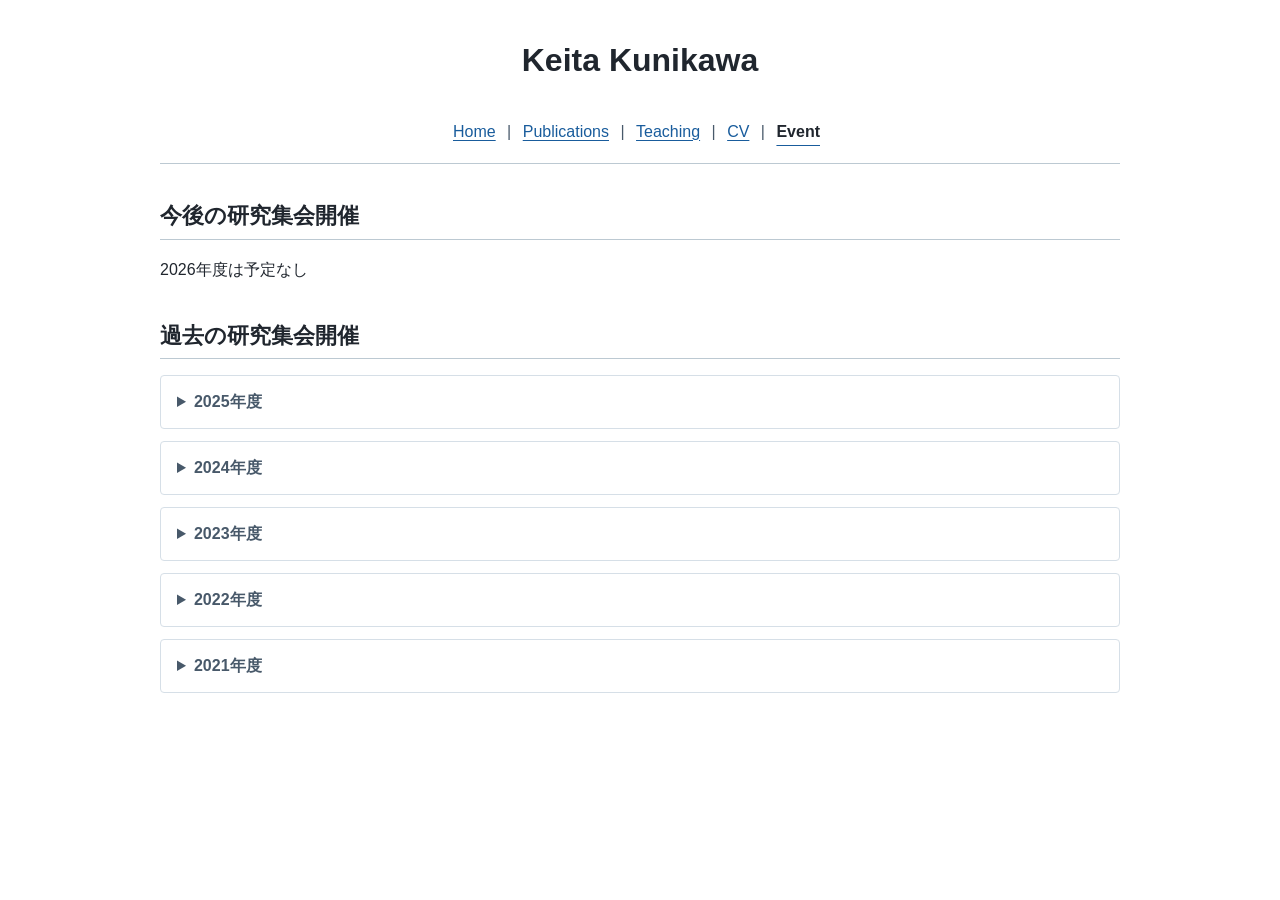
<file: event.html>
<!DOCTYPE html>
<html lang="ja">
<head>
    <meta charset="UTF-8">
    <title>國川 慶太 (Keita Kunikawa)</title>
    <meta name="viewport" content="width=device-width, initial-scale=1">

    <link rel="stylesheet" href="style.css">
</head>

<body marginheight="10" marginwidth="20">
    <header>
        <h1>Keita Kunikawa</h1>
    </header>
    <nav class="site-nav" aria-label="メインメニュー">
    <a href="index.html">Home</a> | <a href="publications.html">Publications</a> |
    <a href="teaching.html">Teaching</a> | <a href="cv.html">CV</a> | <span aria-current="page">Event</span>
    </nav>
    <hr>
    <h2>今後の研究集会開催</h2>
    2026年度は予定なし
    </ul>


    <h2>過去の研究集会開催</h2>
    <details>
        <summary>2025年度</summary>
        <ul style="list-style: disc; padding-left: 30px;">
            <li><a href="./event/RIMS2025EGA/RIMS2025EGA.html" target="_blank">RIMS共同研究（公開型）「部分多様体の幾何解析」</a> (2025年6月9日～11日)</li>
        </ul>
    </details>
    <details>
        <summary>2024年度</summary>
        <ul style="list-style: disc; padding-left: 30px;">
            <li><a href="https://www.omu.ac.jp/sci/tamaru/sympo/2024japan-china/">The 9th Japan-China Geometry Conference</a></li>
            <li><a href="./event/kyokuritsu/kyokuritsu2024.html" target="_blank">曲率に関する研究会</a></li>
        </ul>
    </details>
    <details>
        <summary>2023年度</summary>
        <ul style="list-style: disc; padding-left: 30px;">
            <li><a href="https://www-math.ias.tokushima-u.ac.jp/~yasumoto/3dgschool202403/" target="_blank">Spring School on Differential and Discrete Differential Geometry</a></li>
        </ul>
    </details>

    <details>
        <summary>2022年度</summary>
        <p>開催なし</p>
    </details>

    <details>
        <summary>2021年度</summary>
        <ul style="list-style: disc; padding-left: 30px;">
            <li><a href="./event/kika-wakate/kika-wakate2021.pdf" target="_blank">小研究集会「若手による幾何学研究報告会」</a></li>
        </ul>
    </details>
</body>
</html>
</file>
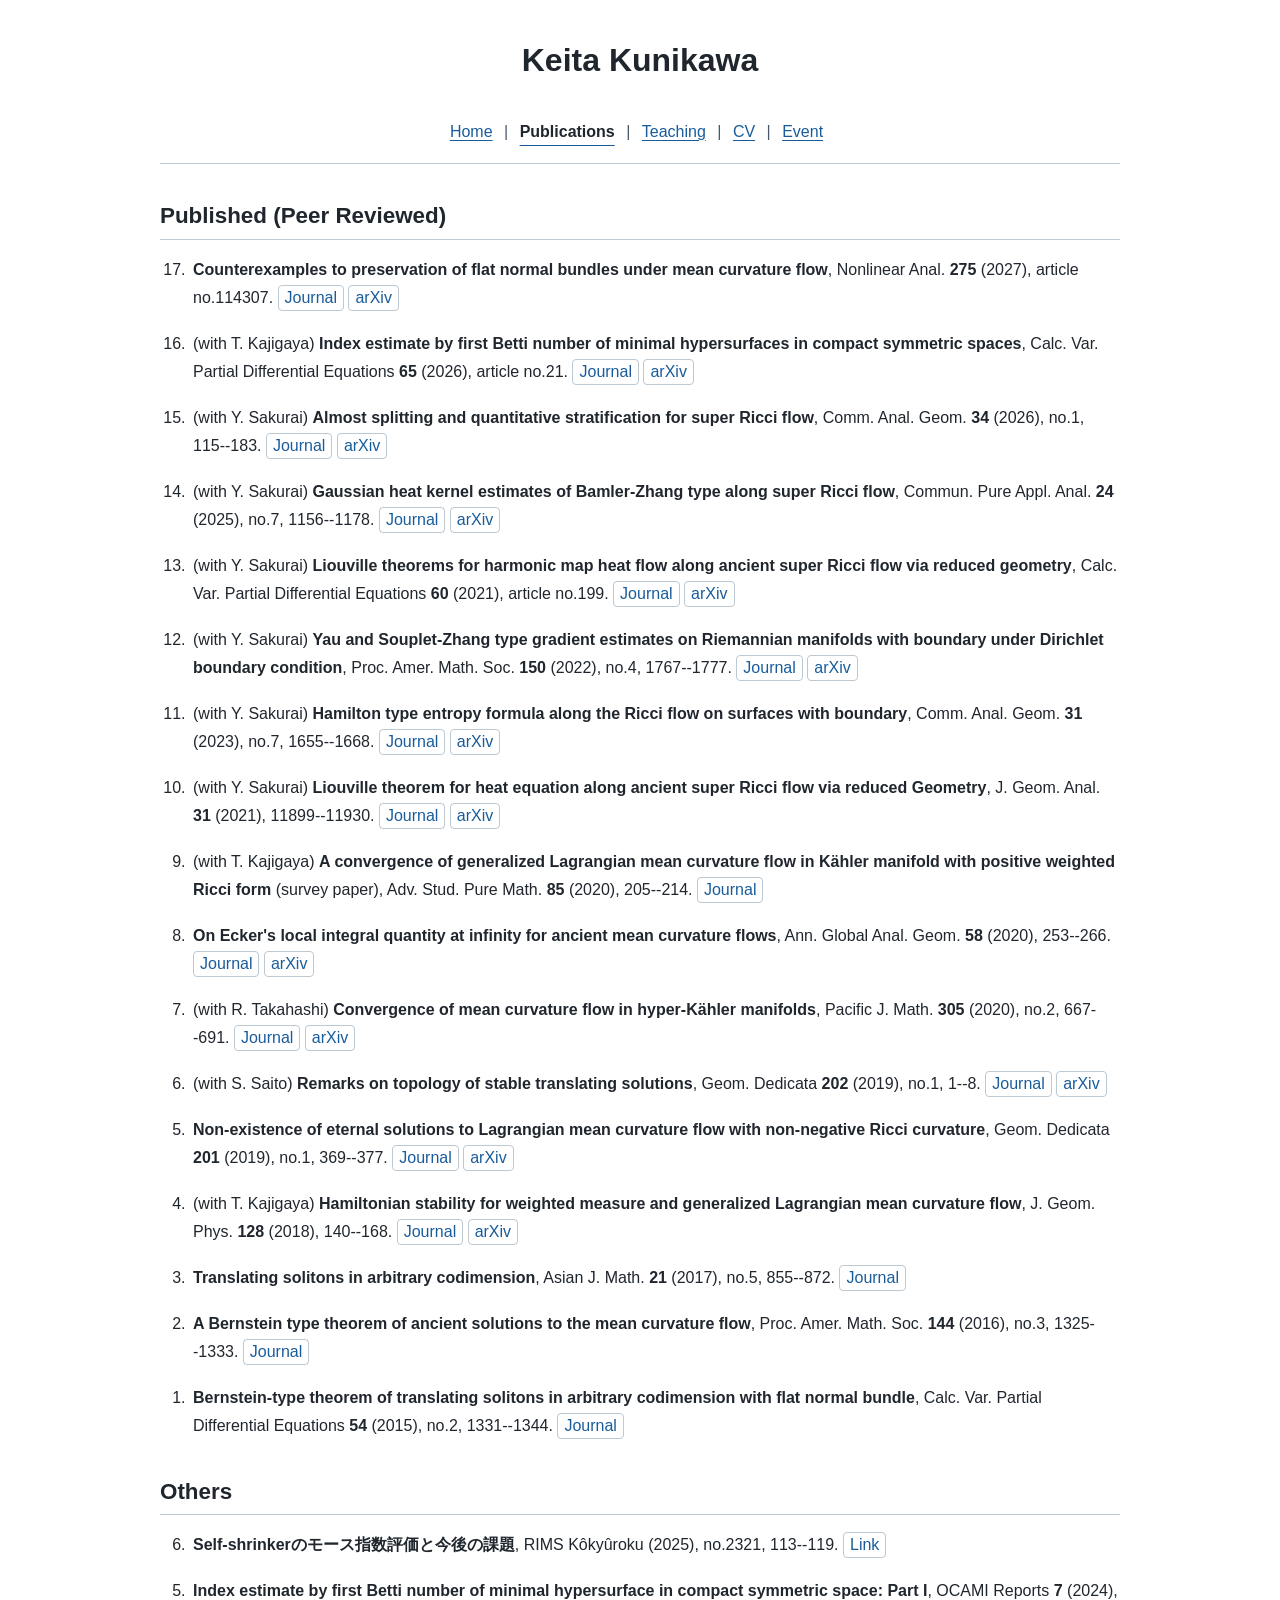
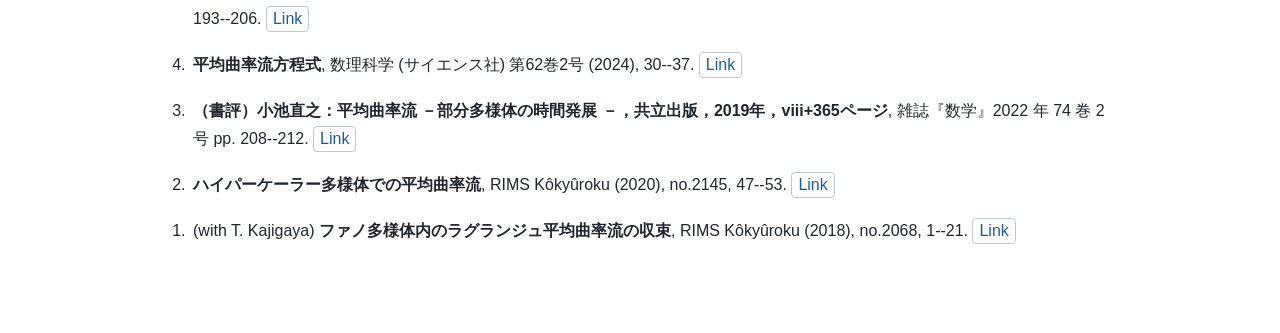
<file: publications.html>
<!DOCTYPE html>
<html lang="ja">
<head>
    <meta charset="UTF-8">
    <title>國川 慶太 (Keita Kunikawa)</title>
    <meta name="viewport" content="width=device-width, initial-scale=1">

    <link rel="stylesheet" href="style.css">
</head>

<body marginheight="10" marginwidth="20">
    <header>
        <h1>Keita Kunikawa</h1>
    </header>
    <nav class="site-nav" aria-label="メインメニュー">
    <a href="index.html">Home</a> | <span aria-current="page">Publications</span> |
    <a href="teaching.html">Teaching</a> | <a href="cv.html">CV</a> | <a href="event.html">Event</a>
    </nav>
    <hr>

    <!--
    <h2>Preprints</h2>
    <ol reversed start="18">
    </ol>
    -->

    <h2>Published (Peer Reviewed)</h2>
    <ol reversed>
        <p>
        <li><b>Counterexamples to preservation of flat normal bundles under mean curvature flow</b>, Nonlinear Anal. <b>275</b> (2027), article no.114307. <a class="journal-link" href="https://doi.org/10.1016/j.na.2026.114307" target="_blank">Journal</a> <a class="arxiv-link" href="https://arxiv.org/abs/2609.34291" target="_blank">arXiv</a></li>
        </p>

        <p>
        <li>(with T. Kajigaya) <b>Index estimate by first Betti number of minimal hypersurfaces in compact symmetric spaces</b>, Calc. Var. Partial Differential Equations <b>65</b> (2026), article no.21. <a class="journal-link" href="https://link.springer.com/article/10.1007/s00526-025-03189-x" target="_blank">Journal</a> <a class="arxiv-link" href="https://arxiv.org/abs/2410.11585" target="_blank">arXiv</a></li>
        </p>

        <p>
        <li>(with Y. Sakurai) <b>Almost splitting and quantitative stratification for super Ricci flow</b>, Comm. Anal. Geom. <b>34</b> (2026), no.1, 115--183. <a class="journal-link" href="https://dx.doi.org/10.4310/CAG.260506014322">Journal</a> <a class="arxiv-link" href="https://arxiv.org/abs/2309.11882" target="_blank">arXiv</a></li>
        </p>

        <p>
        <li>(with Y. Sakurai) <b>Gaussian heat kernel estimates of Bamler-Zhang type along super Ricci flow</b>, Commun. Pure Appl. Anal. <b>24</b> (2025), no.7, 1156--1178. <a class="journal-link" href="https://www.aimsciences.org//article/doi/10.3934/cpaa.2025030" target="_blank">Journal</a> <a class="arxiv-link" href="https://arxiv.org/abs/2201.11361" target="_blank">arXiv</a></li>
        </p>

        <p>
        <li>(with Y. Sakurai) <b>Liouville theorems for harmonic map heat flow along ancient super Ricci flow via reduced geometry</b>, Calc. Var. Partial Differential Equations <b>60</b> (2021), article no.199. <a class="journal-link" href="https://link.springer.com/article/10.1007/s00526-021-02079-2" target="_blank">Journal</a> <a class="arxiv-link" href="https://arxiv.org/abs/2104.05191" target="_blank">arXiv</a></li>
        </p>

        <p>
        <li>(with Y. Sakurai) <b>Yau and Souplet-Zhang type gradient estimates on Riemannian manifolds with boundary under Dirichlet boundary condition</b>, Proc. Amer. Math. Soc. <b>150</b> (2022), no.4, 1767--1777. <a class="journal-link" href="https://www.ams.org/journals/proc/2022-150-04/S0002-9939-2022-15768-2/" target="_blank">Journal</a> <a class="arxiv-link" href="https://arxiv.org/abs/2012.09374" target="_blank">arXiv</a></li>
        </p>

        <p>
        <li>(with Y. Sakurai) <b>Hamilton type entropy formula along the Ricci flow on surfaces with boundary</b>, Comm. Anal. Geom. <b>31</b> (2023), no.7, 1655--1668. <a class="journal-link" href="https://link.intlpress.com/JDetail/1833468041159467009" target="_blank">Journal</a> <a class="arxiv-link" href="https://arxiv.org/abs/2010.09179" target="_blank">arXiv</a></a></li>
        </p>

        <p>
        <li>(with Y. Sakurai) <b>Liouville theorem for heat equation along ancient super Ricci flow via reduced Geometry</b>, J. Geom. Anal. <b>31</b> (2021), 11899--11930. <a class="journal-link" href="https://link.springer.com/article/10.1007/s12220-021-00705-1" target="_blank">Journal</a> <a class="arxiv-link" href="https://arxiv.org/abs/2005.04882" target="_blank">arXiv</a></li>
        </p>

        <p><li>(with T. Kajigaya) <b>A convergence of generalized Lagrangian mean curvature flow in K&auml;hler manifold with positive weighted Ricci form</b> (survey paper), Adv. Stud. Pure Math. <b>85</b> (2020), 205--214. <a class="journal-link" href="https://projecteuclid.org/proceedings/advanced-studies-in-pure-mathematics/
            The-Role-of-Metrics-in-the-Theory-of-Partial-Differential/Chapter/
            A-convergence-of-generalized-Lagrangian-mean-curvature-flow-in-K%c3%a4hler/10.2969/aspm/08510205" target="_blank">Journal</a></li>
        </p>

        <p>
        <li><b>On Ecker's local integral quantity at infinity for ancient mean curvature flows</b>, Ann. Global Anal. Geom. <b>58</b> (2020), 253--266. <a class="journal-link" href="https://doi.org/10.1007/s10455-020-09724-7" target="_blank">Journal</a> <a class="arxiv-link" href="https://arxiv.org/abs/2005.09845" target="_blank">arXiv</a></li>
        </p>

        <p>
        <li>(with R. Takahashi) <b>Convergence of mean curvature flow in hyper-K&auml;hler manifolds</b>, Pacific J. Math. <b>305</b> (2020), no.2, 667--691. <a class="journal-link" href="https://msp.org/pjm/2020/305-2/p12.xhtml" target="_blank">Journal</a> <a class="arxiv-link" href="https://arxiv.org/abs/1808.06997" target="_blank">arXiv</a></li>
        </p>

        <p>
        <li>(with S. Saito) <b>Remarks on topology of stable translating solutions</b>, Geom. Dedicata <b>202</b> (2019), no.1, 1--8. <a class="journal-link" href="https://link.springer.com/article/10.1007%2Fs10711-018-0399-1" target="_blank">Journal</a> <a class="arxiv-link" href="https://arxiv.org/abs/1804.05463" target="_blank">arXiv</a></li>
        </p>

        <p>
        <li><b>Non-existence of eternal solutions to Lagrangian mean curvature flow with non-negative Ricci curvature</b>, Geom. Dedicata <b>201</b> (2019), no.1, 369--377. <a class="journal-link" href="https://link.springer.com/article/10.1007%2Fs10711-018-0397-3" target="_blank">Journal</a> <a class="arxiv-link" href="https://arxiv.org/abs/1611.03594" target="_blank">arXiv</a></li>
        </p>

        <p>
        <li>(with T. Kajigaya) <b>Hamiltonian stability for weighted measure and generalized Lagrangian mean curvature flow</b>, J. Geom. Phys. <b>128</b> (2018), 140--168. <a class="journal-link" href="https://www.sciencedirect.com/science/article/pii/S0393044018300561" target="_blank">Journal</a> <a class="arxiv-link" href="https://arxiv.org/abs/1710.05537" target="_blank">arXiv</a></li>
        </p>

        <p>
        <li><b>Translating solitons in arbitrary codimension</b>, Asian J. Math. <b>21</b> (2017), no.5, 855--872. <a class="journal-link" href="https://link.intlpress.com/JDetail/1806252108578000897" target="_blank">Journal</a></li>
        </p>

        <p>
        <li><b>A Bernstein type theorem of ancient solutions to the mean curvature flow</b>, Proc. Amer. Math. Soc. <b>144</b> (2016), no.3, 1325--1333. <a class="journal-link" href="http://www.ams.org/journals/proc/2016-144-03/S0002-9939-2015-12802-X/" target="_blank">Journal</a></li>
        </p>

        <p>
        <li><b>Bernstein-type theorem of translating solitons in arbitrary codimension with flat normal bundle</b>, Calc. Var. Partial Differential Equations <b>54</b> (2015), no.2, 1331--1344. <a class="journal-link" href="http://link.springer.com/article/10.1007/s00526-015-0826-1" target="_blank">Journal</a></li>
        </p>
    </ol>

    <h2>Others</h2>
    <ol reversed>
        <p>
        <li><b>Self-shrinkerのモース指数評価と今後の課題</b>, RIMS Kôkyûroku (2025), no.2321, 113--119.  <a class="publication-link" href="https://www.kurims.kyoto-u.ac.jp/~kyodo/kokyuroku/contents/2321.html" target="_blank">Link</a></li>
        </p>
        <p>
        <li><b>Index estimate by first Betti number of minimal hypersurface in compact symmetric space: Part I</b>, OCAMI Reports <b>7</b> (2024), 193--206. <a class="publication-link" href="https://omu.repo.nii.ac.jp/records/2002531" target="_blank">Link</a></li>
        </p>
        <p>
        <li><b>平均曲率流方程式</b>, 数理科学 (サイエンス社) 第62巻2号 (2024), 30--37. <a class="publication-link" href="https://www.saiensu.co.jp/search/?isbn=4910054690248&y=2024" target="_blank">Link</a></li>
        </p>

        <p>
        <li><b>（書評）小池直之：平均曲率流 －部分多様体の時間発展 －，共立出版，2019年，viii+365ページ</b>, 雑誌『数学』2022 年 74 巻 2 号 pp. 208--212. <a class="publication-link" href="https://www.jstage.jst.go.jp/article/sugaku/74/2/74_0742208/_article/-char/ja/" target="_blank">Link</a></li>
        </p>

        <p>
        <li><b>ハイパーケーラー多様体での平均曲率流</b>, RIMS Kôkyûroku (2020), no.2145, 47--53.  <a class="publication-link" href="https://www.kurims.kyoto-u.ac.jp/~kyodo/kokyuroku/contents/2145.html" target="_blank">Link</a></li>
        </p>

        <p>
        <li>(with T. Kajigaya) <b>ファノ多様体内のラグランジュ平均曲率流の収束</b>, RIMS Kôkyûroku (2018), no.2068, 1--21.  <a class="publication-link" href="https://www.kurims.kyoto-u.ac.jp/~kyodo/kokyuroku/contents/2068.html" target="_blank">Link</a></li>
        </p>
    </ol>
</body>
</html>
</file>
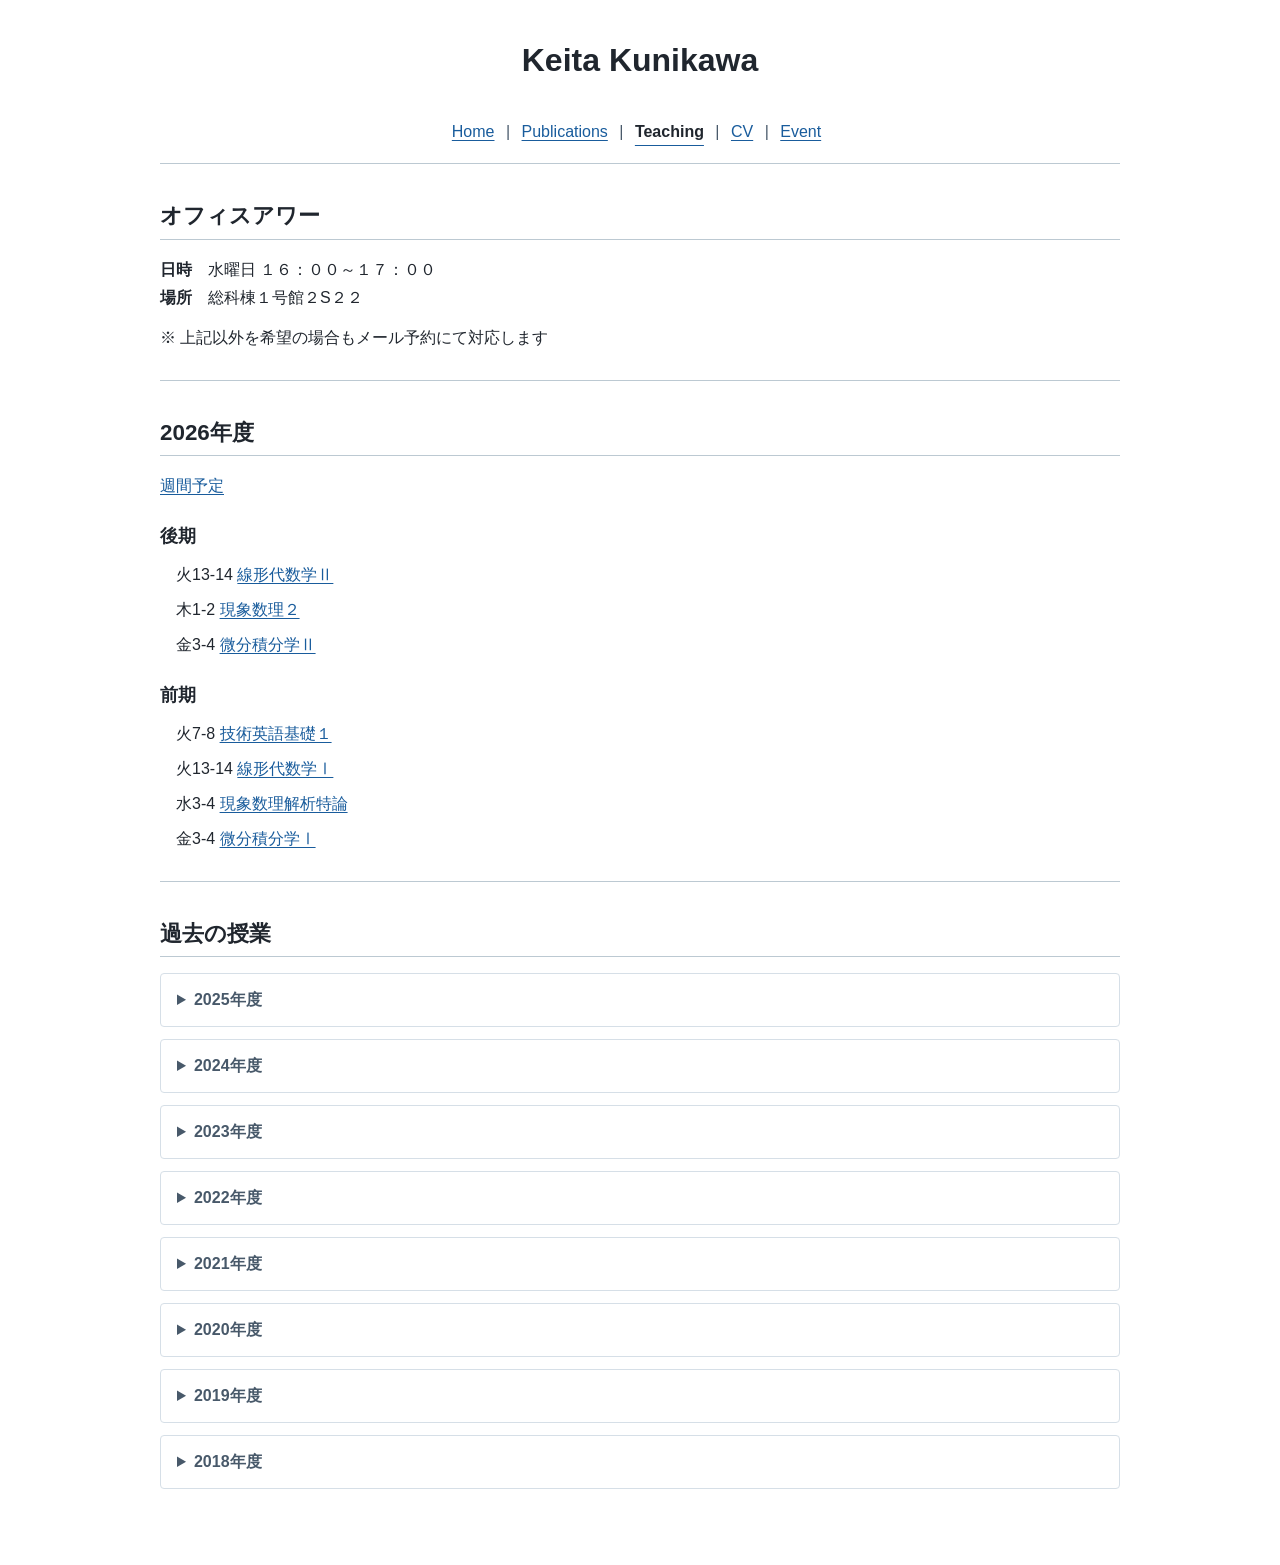
<file: teaching.html>
<!DOCTYPE html>
<html lang="ja">
<head>
    <meta charset="UTF-8">
    <title>國川 慶太 (Keita Kunikawa)</title>
    <meta name="viewport" content="width=device-width, initial-scale=1">

    <link rel="stylesheet" href="style.css">
</head>

<body marginheight="10" marginwidth="20">
    <header>
        <h1>Keita Kunikawa</h1>
    </header>
    <nav class="site-nav" aria-label="メインメニュー">
    <a href="index.html">Home</a> | <a href="publications.html">Publications</a> |
    <span aria-current="page">Teaching</span> | <a href="cv.html">CV</a> | <a href="event.html">Event</a>
    </nav>
    <hr>
    <h2>オフィスアワー</h2>
    <p><b>日時</b>　水曜日 １６：００～１７：００<br><b>場所</b>　総科棟１号館２S２２</p>
    <p>※ 上記以外を希望の場合もメール予約にて対応します</p>

    <hr>

    <h2>2026年度</h2>
    <p><a href="./schedule/2026_schedule.html" target="_blank">週間予定</a></p>

    <h3>後期</h3>
    <ul style="list-style: none; padding-left: 1em;">
        <li>火13-14 <a href="https://eweb.edu.tokushima-u.ac.jp/Portal/Public/Syllabus/DetailMain.aspx?lct_year=2026&lct_cd=0041301&je_cd=1" target="_blank">線形代数学Ⅱ</a></li>
        <li>木1-2 <a href="https://eweb.edu.tokushima-u.ac.jp/Portal/Public/Syllabus/DetailMain.aspx?lct_year=2026&lct_cd=616128D&je_cd=1" target="_blank">現象数理２</a></li>
        <li>金3-4 <a href="https://eweb.edu.tokushima-u.ac.jp/Portal/Public/Syllabus/DetailMain.aspx?lct_year=2026&lct_cd=0021318&je_cd=1" target="_blank">微分積分学Ⅱ</a></li>
    </ul>

    <h3>前期</h3>
    <ul style="list-style: none; padding-left: 1em;">
        <li>火7-8 <a href="https://eweb.edu.tokushima-u.ac.jp/Portal/Public/Syllabus/DetailMain.aspx?lct_year=2026&lct_cd=610614D&je_cd=1" target="_blank">技術英語基礎１</a></li>
        <li>火13-14 <a href="https://eweb.edu.tokushima-u.ac.jp/Portal/Public/Syllabus/DetailMain.aspx?lct_year=2026&lct_cd=0031301&je_cd=1" target="_blank">線形代数学Ⅰ</a></li>
        <li>水3-4  <a href="https://eweb.edu.tokushima-u.ac.jp/Portal/Public/Syllabus/DetailMain.aspx?lct_year=2026&lct_cd=A5M7070&je_cd=1" target="_blank">現象数理解析特論</a></li>
        <li>金3-4 <a href="https://eweb.edu.tokushima-u.ac.jp/Portal/Public/Syllabus/DetailMain.aspx?lct_year=2026&lct_cd=0011319&je_cd=1" target="_blank">微分積分学Ⅰ</a></li>
    </ul>

    <hr>

    <h2>過去の授業</h2>
    <details>
        <summary>2025年度</summary>
        <h4>前期</h4>
        <ul style="list-style: none; padding-left: 1em;">
        <li>SIH道場 (数理 1年)</li>
        <li>微分積分学I (数理・自然 1年)</li>
        <li>技術英語基礎1 (数理 3年)</li>
        <li>現象数理解析特論 (大学院 前期)</li>
        </ul>
        <h4>後期</h4>
        <ul style="list-style: none; padding-left: 1em;">
        <li>微分積分学II (数理・自然 1年)</li>
        <li>微分積分学II (電気B 1年)</li>
        <li>現象数理2 (数理 3年)</li>
        </ul>
    </details>
    <details>
        <summary>2024年度</summary>
        <ul style="list-style: none; padding-left: 1em;">
            <li>理工学概論（オムニバス1回分担当）</li>
            <li>線形代数学I</li>
            <li>線形代数学II</li>
            <li>技術英語入門</li>
            <li>STEM演習（1年生ゼミ: 不等式）</li>
            <li>現象数理2（ホモロジー）</li>
            <li>現象数理解析特論（多様体）</li>
        </ul>
    </details>
    <details>
        <summary>2023年度</summary>
        <ul style="list-style: none; padding-left: 1em;">
            <li>理工学概論（オムニバス1回分担当）</li>
            <li>微分積分学I</li>
            <li>微分積分学II</li>
            <li>STEM演習（1年生ゼミ: 不等式）</li>
            <li>技術英語入門</li>
            <li>現象数理2（ホモロジー）</li>
        </ul>
    </details>
    <details>
        <summary>2022年度</summary>
        <ul style="list-style: none; padding-left: 1em;">
            <li>集中講義 (金沢大学): 幾何学的フローに沿った熱方程式の幾何解析</li>
            <li>幾何学基礎I (平面図形と合同変換, 宇都宮大学)</li>
            <li>幾何学基礎II (距離空間, 宇都宮大学)</li>
            <li>幾何学I (曲線論, 宇都宮大学)</li>
            <li>幾何学II (曲面論, 宇都宮大学)</li>
            <li>数学研究セミナーII (常微分方程式, 宇都宮大学)</li>
        </ul>
    </details>
    <details>
        <summary>2021年度</summary>
        <ul style="list-style: none; padding-left: 1em;">
            <li>幾何学基礎I (平面図形と合同変換, 宇都宮大学)</li>
            <li>幾何学基礎II (距離空間, 宇都宮大学)</li>
            <li>幾何学I (曲線論, 宇都宮大学)</li>
            <li>幾何学II (曲面論, 宇都宮大学)</li>
            <li>数学研究セミナーAI (リー群入門, 宇都宮大学)</li>
            <li>数学の世界 (作図問題, 宇都宮大学)</li>
        </ul>
    </details>
    <details>
        <summary>2020年度</summary>
        <ul style="list-style: none; padding-left: 1em;">
            <li>応用数理通論 (極小曲面入門, 東北大学)</li>
        </ul>
    </details>
    <details>
        <summary>2019年度</summary>
        <ul style="list-style: none; padding-left: 1em;">
            <li>応用数理通論 (平面曲線と可積分系, 東北大学)</li>
        </ul>
    </details>
    <details>
        <summary>2018年度</summary>
        <ul style="list-style: none; padding-left: 1em;">
            <li>応用数理通論 (平均曲率流入門, 東北大学)</li>
        </ul>
    </details>
</body>
</html>
</file>
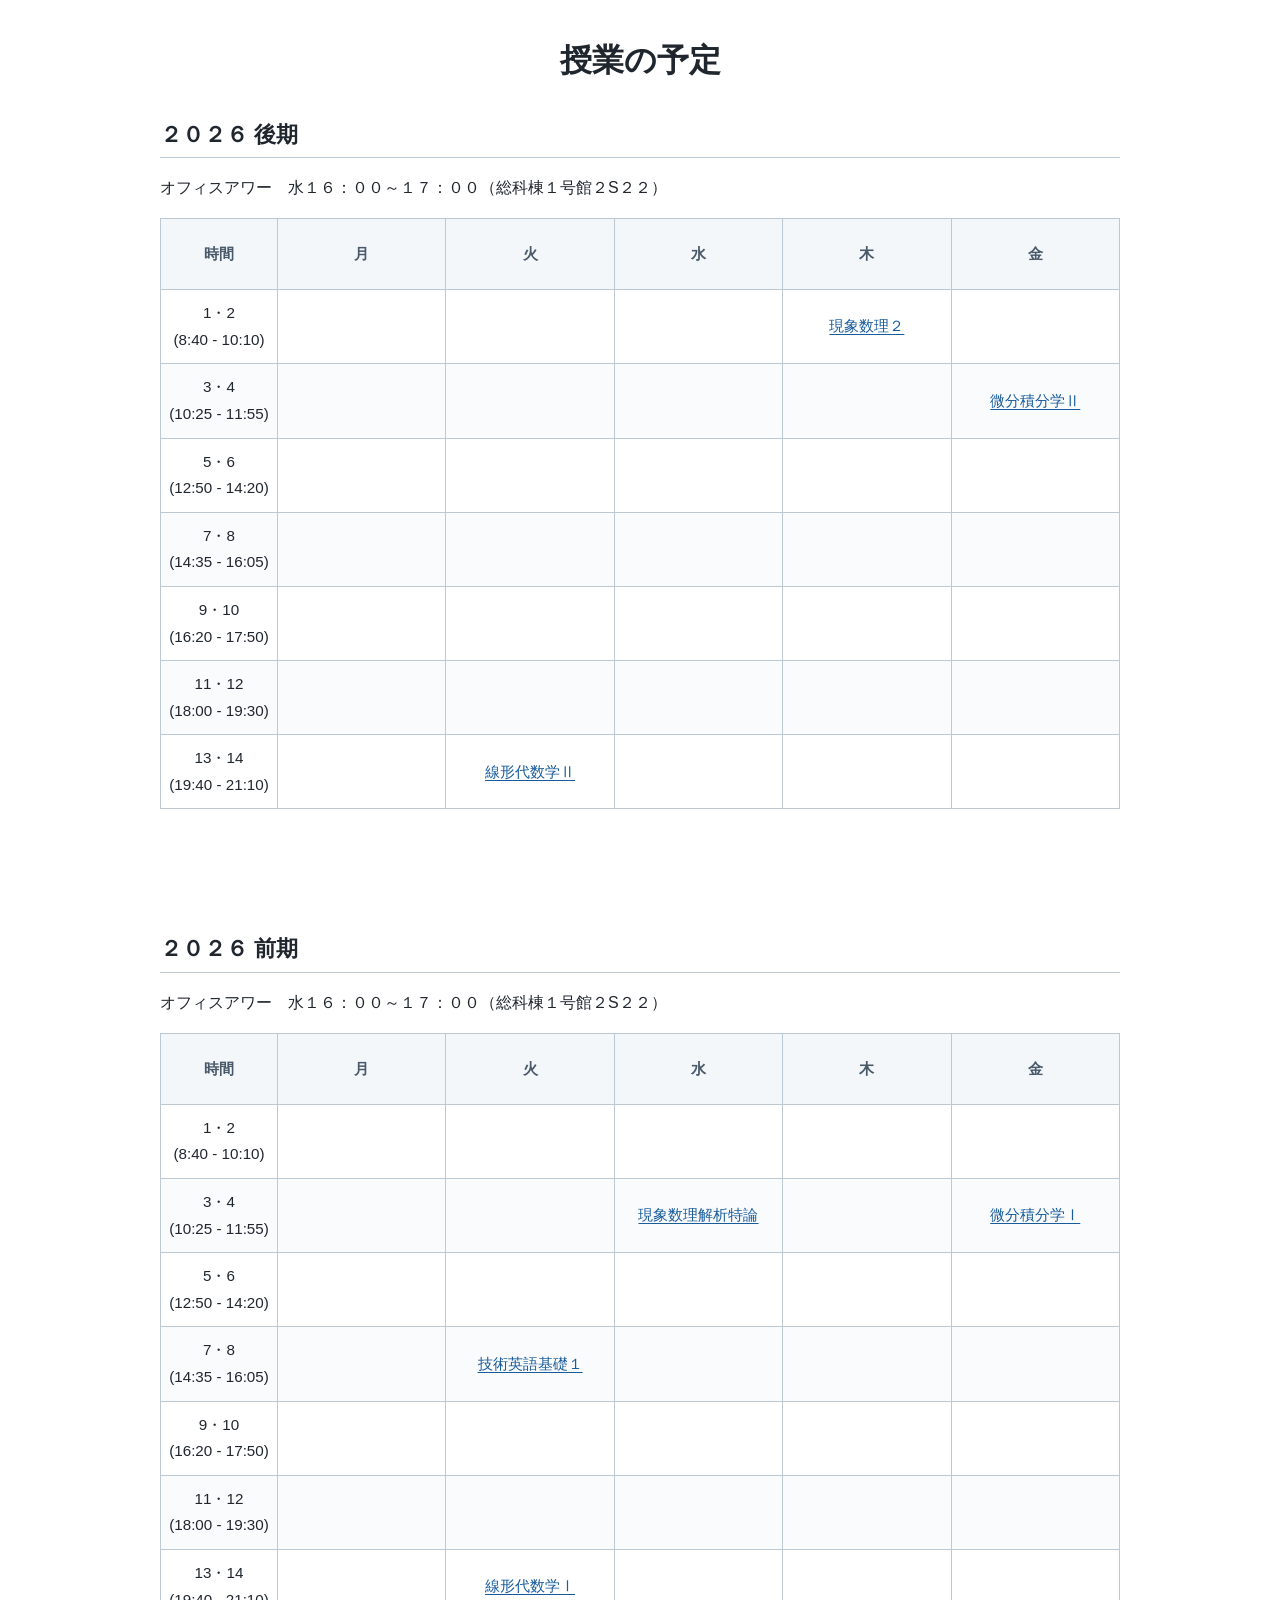
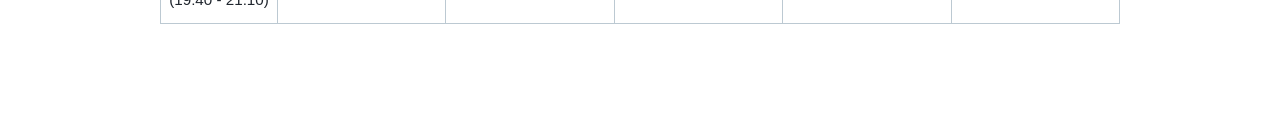
<file: schedule/2026_schedule.html>
<!DOCTYPE html>
<html lang="ja">
<head>
    <meta charset="UTF-8">
    <meta name="viewport" content="width=device-width, initial-scale=1.0">
    <title>2026年度週間予定</title>
    <style>
        table {
            width: 100%;
            border-collapse: collapse;
            table-layout: fixed;
        }
        th, td {
            border: 1px solid #000;
            text-align: center;
            padding: 8px;
            height: 50px;
            word-wrap: break-word;
        }
        th {
            background-color: #f4f4f4;
        }
        td:first-child, th:first-child {
            width: 70px;
        }
    </style>

    <link rel="stylesheet" href="../style.css">
</head>
<body>
    <h1>授業の予定</h1>

    <h2>２０２６ 後期</h2>
    <p>オフィスアワー　水１６：００～１７：００（総科棟１号館２S２２）</p>
    <div class="table-scroll" role="region" aria-label="週間予定表" tabindex="0"><table>
        <thead>
            <tr>
                <th>時間</th>
                <th>月</th>
                <th>火</th>
                <th>水</th>
                <th>木</th>
                <th>金</th>
            </tr>
        </thead>
        <tbody>
            <tr>
                <td>1・2<br>(8:40 - 10:10)</td>
                <td></td>
                <td></td>
                <td></td>
                <td><a href="https://eweb.edu.tokushima-u.ac.jp/Portal/Public/Syllabus/DetailMain.aspx?lct_year=2026&lct_cd=616128D&je_cd=1" target="_blank">現象数理２</a></td>
                <td></td>
            </tr>
            <tr>
                <td>3・4<br>(10:25 - 11:55)</td>
                <td></td>
                <td></td>
                <td></td>
                <td></td>
                <td><a href="https://eweb.edu.tokushima-u.ac.jp/Portal/Public/Syllabus/DetailMain.aspx?lct_year=2026&lct_cd=0021318&je_cd=1" target="_blank">微分積分学Ⅱ</a></td>
            </tr>
            <tr>
                <td>5・6<br>(12:50 - 14:20)</td>
                <td></td>
                <td></td>
                <td></td>
                <td></td>
                <td></td>
            </tr>
            <tr>
                <td>7・8<br>(14:35 - 16:05)</td>
                <td></td>
                <td></td>
                <td></td>
                <td></td>
                <td></td>
            </tr>
            <tr>
                <td>9・10<br>(16:20 - 17:50)</td>
                <td></td>
                <td></td>
                <td></td>
                <td></td>
                <td></td>
            </tr>
            <tr>
                <td>11・12<br>(18:00 - 19:30)</td>
                <td></td>
                <td></td>
                <td></td>
                <td></td>
                <td></td>
            </tr>
            <tr>
                <td>13・14<br>(19:40 - 21:10)</td>
                <td></td>
                <td><a href="https://eweb.edu.tokushima-u.ac.jp/Portal/Public/Syllabus/DetailMain.aspx?lct_year=2026&lct_cd=0041301&je_cd=1" target="_blank">線形代数学Ⅱ</a></td>
                <td></td>
                <td></td>
                <td></td>
            </tr>
        </tbody>
    </table></div>

    <div style="height: 60px;"></div>

    <h2>２０２６ 前期</h2>
    <p>オフィスアワー　水１６：００～１７：００（総科棟１号館２S２２）</p>
    <div class="table-scroll" role="region" aria-label="週間予定表" tabindex="0"><table>
        <thead>
            <tr>
                <th>時間</th>
                <th>月</th>
                <th>火</th>
                <th>水</th>
                <th>木</th>
                <th>金</th>
            </tr>
        </thead>
        <tbody>
            <tr>
                <td>1・2<br>(8:40 - 10:10)</td>
                <td></td>
                <td></td>
                <td></td>
                <td></td>
                <td></td>
            </tr>
            <tr>
                <td>3・4<br>(10:25 - 11:55)</td>
                <td></td>
                <td></td>
                <td><a href="https://eweb.edu.tokushima-u.ac.jp/Portal/Public/Syllabus/DetailMain.aspx?lct_year=2026&lct_cd=A5M7070&je_cd=1" target="_blank">現象数理解析特論</a></td>
                <td></td>
                <td><a href="https://eweb.edu.tokushima-u.ac.jp/Portal/Public/Syllabus/DetailMain.aspx?lct_year=2026&lct_cd=0011319&je_cd=1" target="_blank">微分積分学Ⅰ</a></td>
            </tr>
            <tr>
                <td>5・6<br>(12:50 - 14:20)</td>
                <td></td>
                <td></td>
                <td></td>
                <td></td>
                <td></td>
            </tr>
            <tr>
                <td>7・8<br>(14:35 - 16:05)</td>
                <td></td>
                <td><a href="https://eweb.edu.tokushima-u.ac.jp/Portal/Public/Syllabus/DetailMain.aspx?lct_year=2026&lct_cd=610614D&je_cd=1" target="_blank">技術英語基礎１</a></td>
                <td></td>
                <td></td>
                <td></td>
            </tr>
            <tr>
                <td>9・10<br>(16:20 - 17:50)</td>
                <td></td>
                <td></td>
                <td></td>
                <td></td>
                <td></td>
            </tr>
            <tr>
                <td>11・12<br>(18:00 - 19:30)</td>
                <td></td>
                <td></td>
                <td></td>
                <td></td>
                <td></td>
            </tr>
            <tr>
                <td>13・14<br>(19:40 - 21:10)</td>
                <td></td>
                <td><a href="https://eweb.edu.tokushima-u.ac.jp/Portal/Public/Syllabus/DetailMain.aspx?lct_year=2026&lct_cd=0031301&je_cd=1" target="_blank">線形代数学Ⅰ</a></td>
                <td></td>
                <td></td>
                <td></td>
            </tr>
        </tbody>
    </table></div>
</body>
</html>
</file>
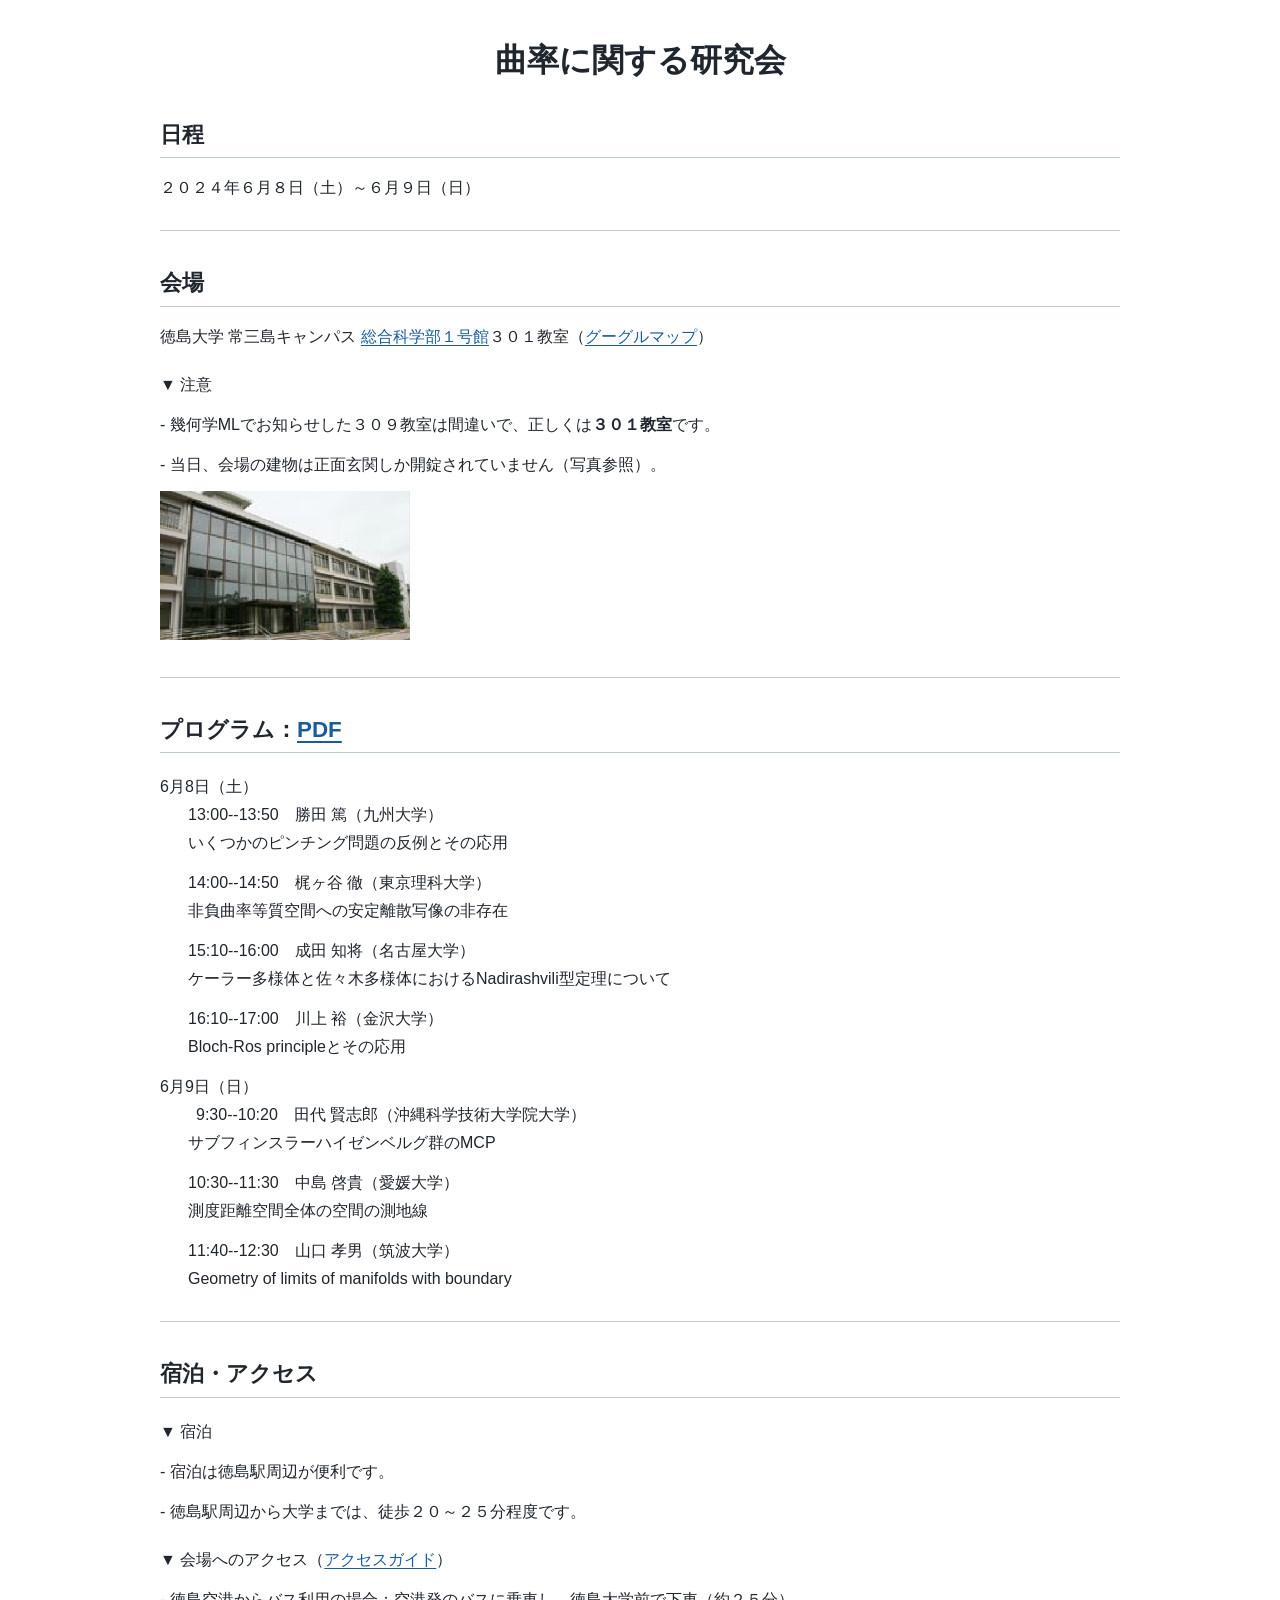
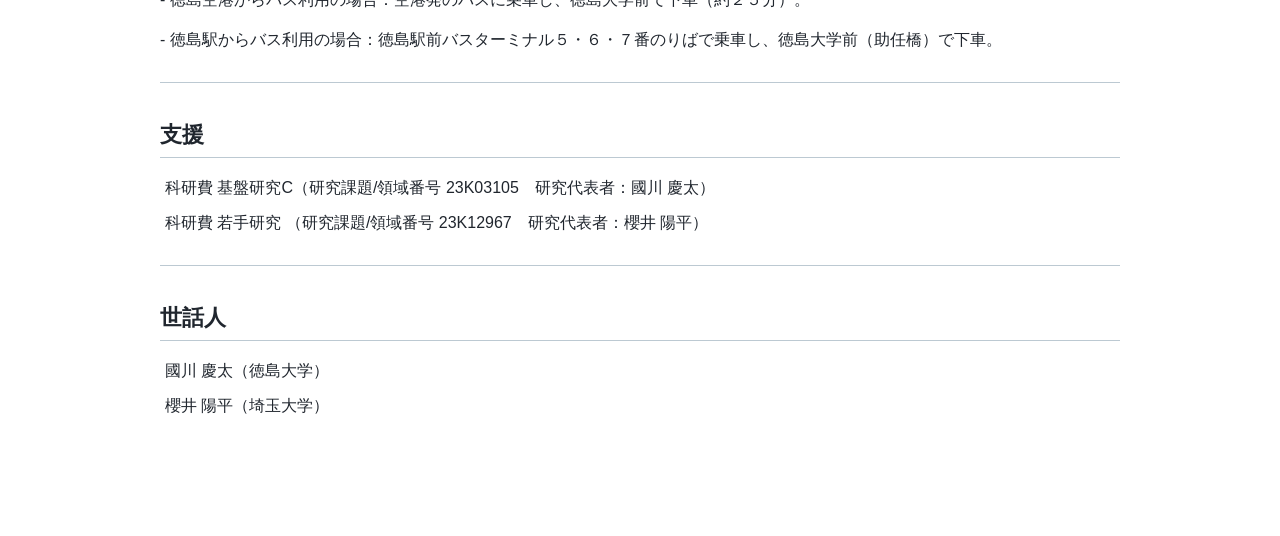
<file: event/kyokuritsu/kyokuritsu2024.html>
<!DOCTYPE html>
<html lang="ja">
<head>
    <meta charset="UTF-8">
    <title>曲率に関する研究会 2024</title>
    <meta name="viewport" content="width=device-width, initial-scale=1">

    <link rel="stylesheet" href="../../style.css">
</head>

<body marginheight="10" marginwidth="20">

    <center><h1>曲率に関する研究会</h1></center>

    <h2>日程</h2>
    <p>２０２４年６月８日（土）～６月９日（日）</p>
    <hr>

    <h2>会場</h2>
    <p>徳島大学 常三島キャンパス <a href="https://www.tokushima-u.ac.jp/access/campusmap_josanjima.html" target="_blank">総合科学部１号館</a>３０１教室（<a href="https://maps.app.goo.gl/noavQosQJp6LfZUK7" target="_blank">グーグルマップ</a>）
    </p>
    <p>
        <dl>&#9660; 注意</dl>
        <dt>- 幾何学MLでお知らせした３０９教室は間違いで、正しくは<b>３０１教室</b>です。</dt>
        <dt>- 当日、会場の建物は正面玄関しか開錠されていません（写真参照）。</dt>
    </p>
    <p><img src="ias1.png" width="250px"></p>
    <hr>

    <h2>プログラム：<a href="kyokuritsu2024.pdf" target="_blank">PDF</a></h2>

    <dl>
    <dt>6月8日（土）
    <dd>13:00--13:50　勝田 篤（九州大学）
    <dd>いくつかのピンチング問題の反例とその応用
    <p>
    <dd>14:00--14:50　梶ヶ谷 徹（東京理科大学）
    <dd>非負曲率等質空間への安定離散写像の非存在
    </p>
    <p>
    <dd>15:10--16:00　成田 知将（名古屋大学）
    <dd>ケーラー多様体と佐々木多様体におけるNadirashvili型定理について
    </p>
    <p>
    <dd>16:10--17:00　川上 裕（金沢大学）
    <dd>Bloch-Ros principleとその応用
    </p>

    <dt>6月9日（日）
    <dd>&ensp;9:30--10:20　田代 賢志郎（沖縄科学技術大学院大学）
    <dd>サブフィンスラーハイゼンベルグ群のMCP
    <p>
    <dd>10:30--11:30　中島 啓貴（愛媛大学）
    <dd>測度距離空間全体の空間の測地線
    </p>
    <p>
    <dd>11:40--12:30　山口 孝男（筑波大学）
    <dd>Geometry of limits of manifolds with boundary
    </p>
    </dl>

    <hr>
    <h2>宿泊・アクセス</h2>
    <p>
        <dl>&#9660; 宿泊</dl>
        <dt>- 宿泊は徳島駅周辺が便利です。</dt>
        <dt>- 徳島駅周辺から大学までは、徒歩２０～２５分程度です。</dt>
    </p>
    <p>
        <dl>&#9660; 会場へのアクセス（<a href="https://www.tokushima-u.ac.jp/access/" target="_blank">アクセスガイド</a>）</dl>
        <dt>- 徳島空港からバス利用の場合：空港発のバスに乗車し、徳島大学前で下車（約２５分）。</dt>
        <dt>- 徳島駅からバス利用の場合：徳島駅前バスターミナル５・６・７番のりばで乗車し、徳島大学前（助任橋）で下車。</dt>
    </p>

    <hr>
    <h2>支援</h2>
    <p>
        <ul style="list-style: none; padding-left:5px;">
            <li>科研費 基盤研究C（研究課題/領域番号 23K03105　研究代表者：國川 慶太）</li>
            <li>科研費 若手研究 （研究課題/領域番号 23K12967　研究代表者：櫻井 陽平）</li>
        </ul>
    </p>
    <hr>
    <h2>世話人</h2>
    <p>
        <ul style="list-style: none; padding-left:5px;">
            <li>國川 慶太（徳島大学）</li>
            <li>櫻井 陽平（埼玉大学）</li>
        </ul>
    </p>
    <br>
</body>
</html>
</file>
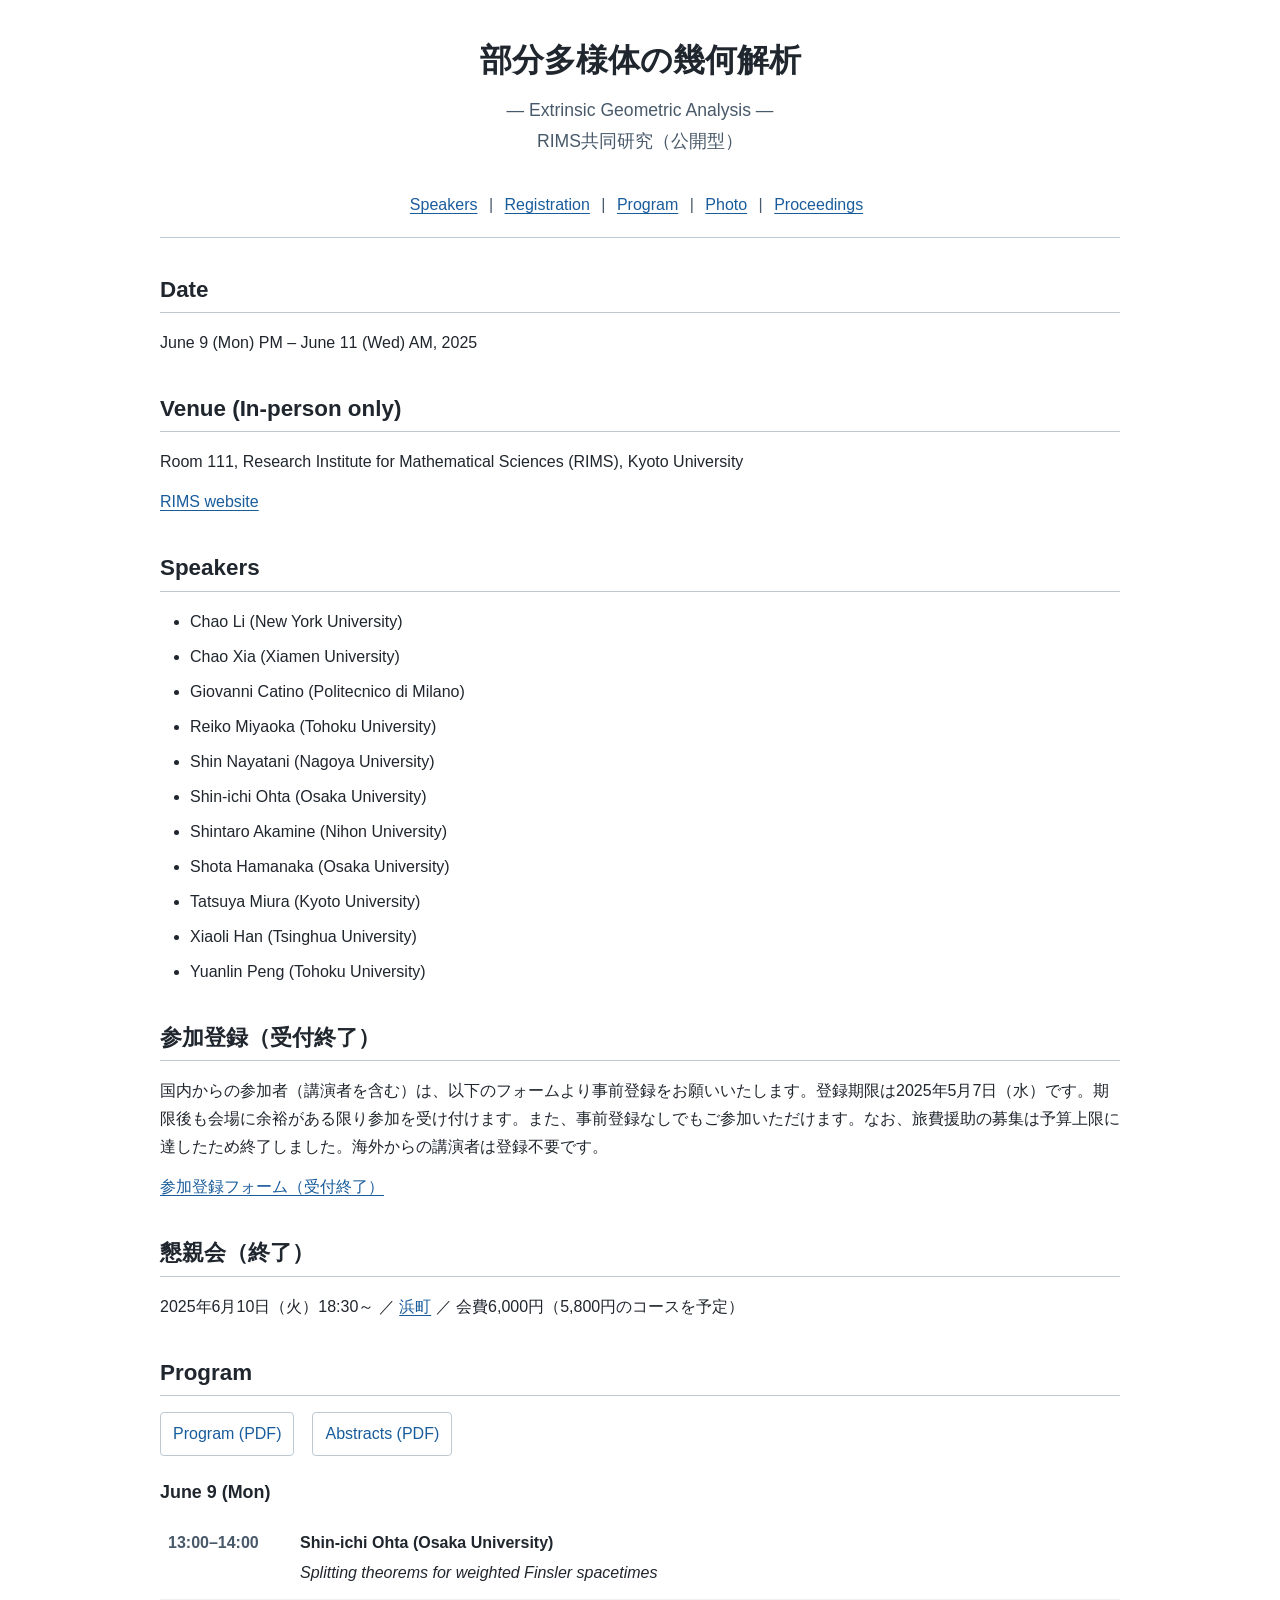
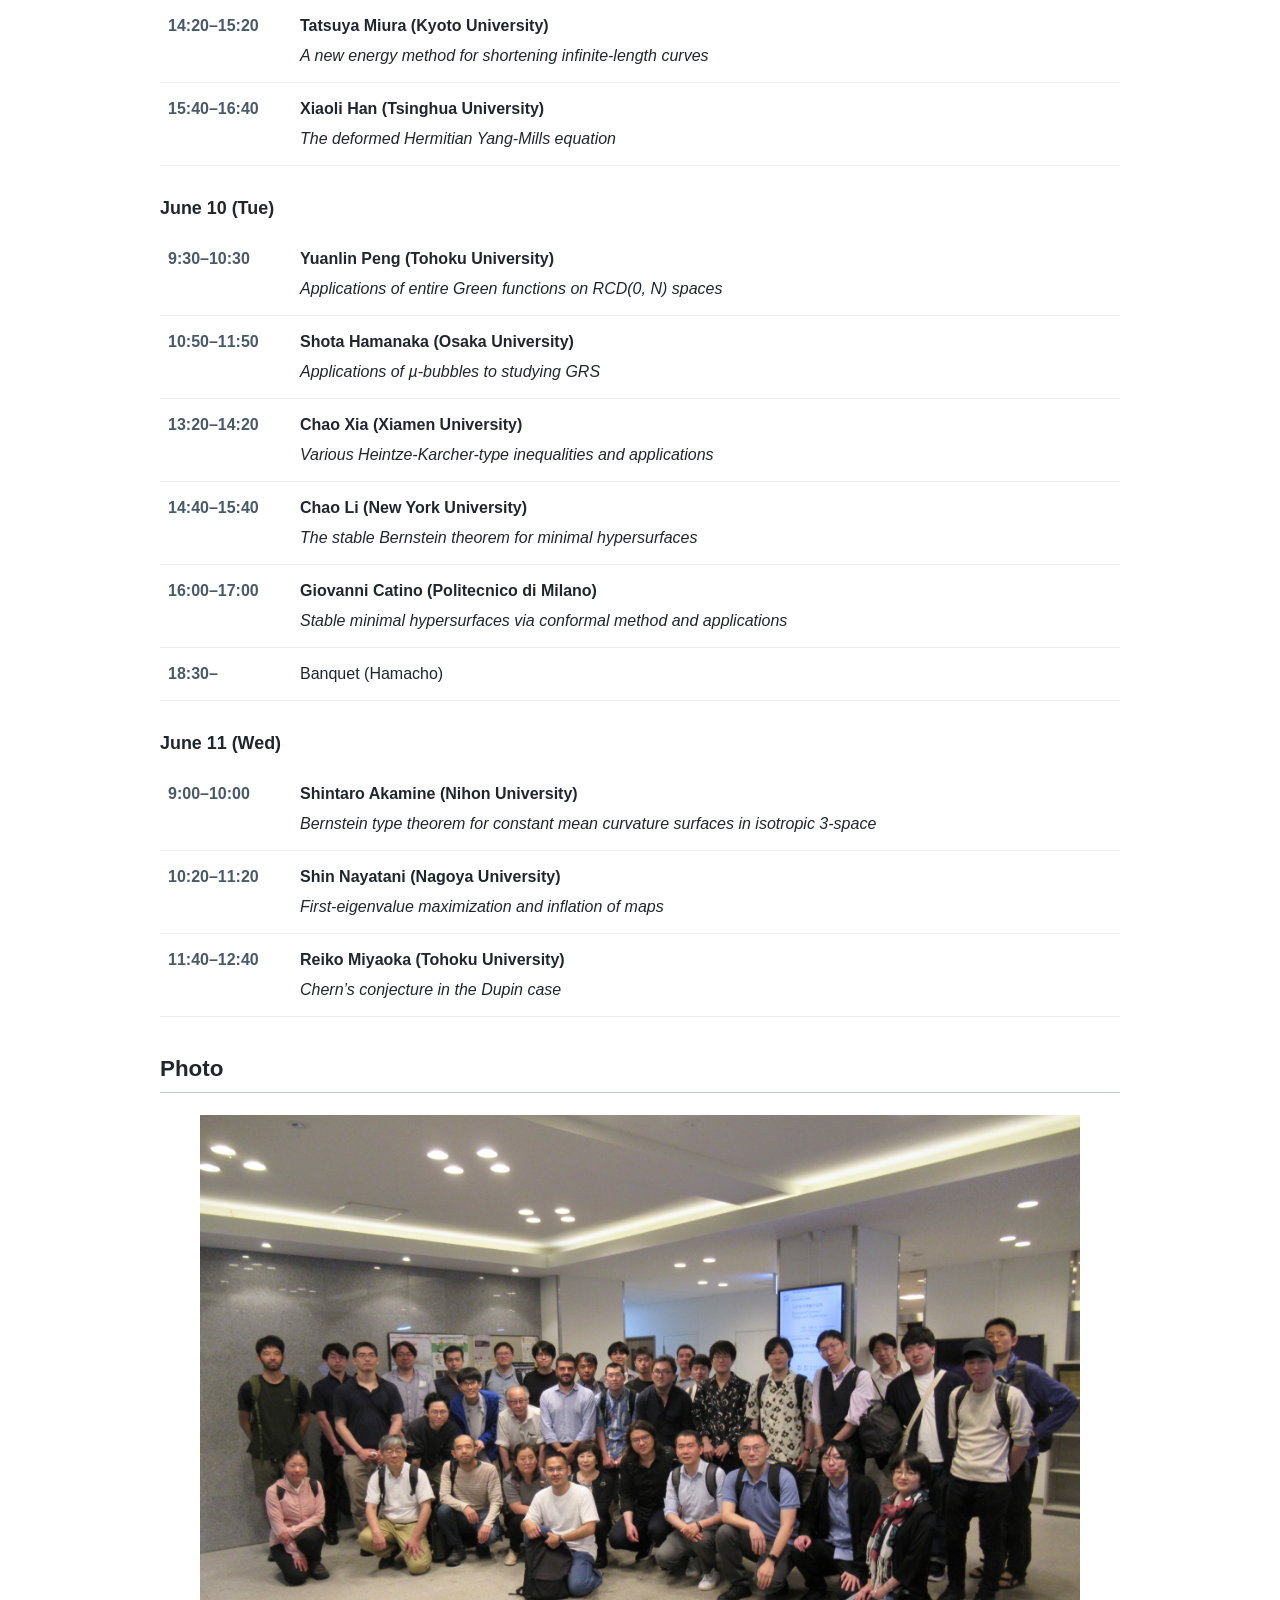
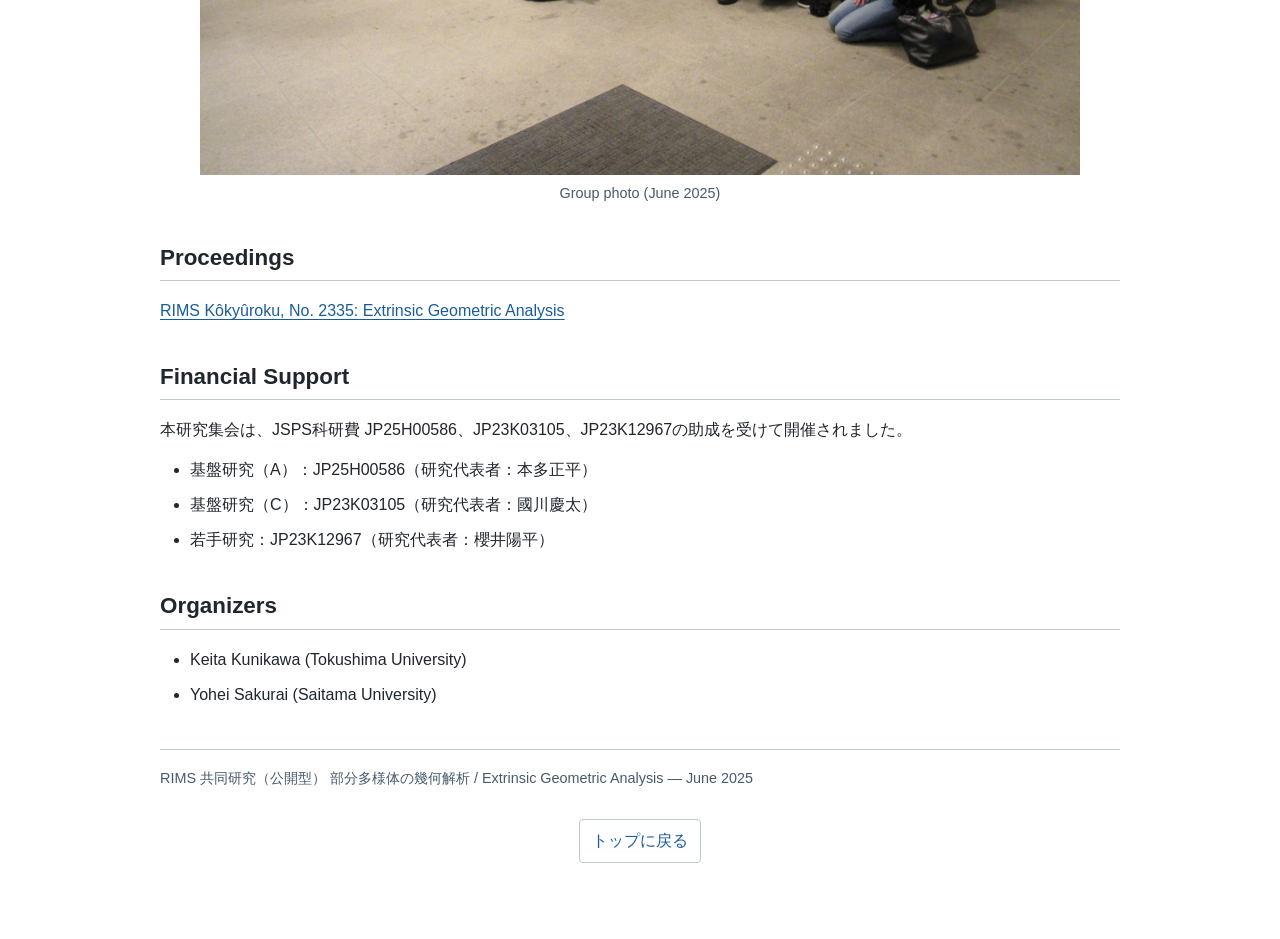
<file: event/RIMS2025EGA/RIMS2025EGA.html>
<!DOCTYPE html>
<html lang="en">
<head><meta charset="UTF-8"><meta name="viewport" content="width=device-width, initial-scale=1">
<title>部分多様体の幾何解析 | EGA RIMS 2025</title>
<style>
:root{color-scheme:light}html{scroll-behavior:smooth}body{max-width:960px;margin:0 auto;padding:20px 24px 70px;font:16px/1.72 Arial,"Hiragino Kaku Gothic ProN","Yu Gothic",sans-serif;color:#20262e;background:#fff}h1{font-size:2rem;text-align:center;margin:34px 0 4px}header .sub{text-align:center;color:#48596a;font-size:1.1rem;margin:0 0 28px}a{color:#195c9c}h2{font-size:1.4rem;margin-top:42px;border-bottom:1px solid #bcc9d2;padding-bottom:7px}h3{font-size:1.12rem;margin-top:24px}p{margin:10px 0}ul{padding-left:26px}.meta{margin-top:25px}.talks{margin:12px 0 30px}.talk{display:grid;grid-template-columns:120px 1fr;gap:12px;padding:12px 8px;border-bottom:1px solid #edf0f2}.time{white-space:nowrap;font-weight:bold;color:#465365}.talktitle{font-style:italic;margin-top:2px}.photo{margin:22px 0;text-align:center}.photo img{display:block;width:100%;max-width:880px;height:auto;margin:auto}.photo figcaption{color:#65717a;font-size:.9rem;margin-top:6px}article{border-bottom:1px solid #e3e8ed;padding:8px 0 18px}article p{line-height:1.72}.notice{color:#53606c;font-size:.93rem}.docs{display:flex;gap:18px;flex-wrap:wrap}.docs a{display:inline-block;border:1px solid #9facbb;border-radius:4px;padding:7px 12px;text-decoration:none}footer{margin-top:45px;border-top:1px solid #ddd;color:#68737c;font-size:.88rem;padding-top:15px}@media(max-width:600px){body{padding:12px 15px 50px}h1{font-size:1.52rem}.talk{grid-template-columns:1fr;gap:0}.time{font-size:.92rem}}
.back-to-top{justify-content:center;margin-top:28px}
</style>
    <link rel="stylesheet" href="../../style.css">
</head><body>
<header id="home"><h1>部分多様体の幾何解析</h1><p class="sub">— Extrinsic Geometric Analysis —<br>RIMS共同研究（公開型）</p></header>
<nav class="site-nav" aria-label="研究集会メニュー">
    <a href="#speakers">Speakers</a> | <a href="#registration">Registration</a> |
    <a href="#program">Program</a> | <a href="#photo">Photo</a> | <a href="#proceedings">Proceedings</a>
</nav>
<hr>
<h2>Date</h2><p>June 9 (Mon) PM – June 11 (Wed) AM, 2025</p>
<h2>Venue (In-person only)</h2><p>Room 111, Research Institute for Mathematical Sciences (RIMS), Kyoto University</p><p><a href="https://www.kurims.kyoto-u.ac.jp/" target="_blank" rel="noopener">RIMS website</a></p>
<h2 id="speakers">Speakers</h2><ul>
<li>Chao Li (New York University)</li>
<li>Chao Xia (Xiamen University)</li>
<li>Giovanni Catino (Politecnico di Milano)</li>
<li>Reiko Miyaoka (Tohoku University)</li>
<li>Shin Nayatani (Nagoya University)</li>
<li>Shin-ichi Ohta (Osaka University)</li>
<li>Shintaro Akamine (Nihon University)</li>
<li>Shota Hamanaka (Osaka University)</li>
<li>Tatsuya Miura (Kyoto University)</li>
<li>Xiaoli Han (Tsinghua University)</li>
<li>Yuanlin Peng (Tohoku University)</li>
</ul>
<h2 id="registration">参加登録（受付終了）</h2><p>国内からの参加者（講演者を含む）は、以下のフォームより事前登録をお願いいたします。登録期限は2025年5月7日（水）です。期限後も会場に余裕がある限り参加を受け付けます。また、事前登録なしでもご参加いただけます。なお、旅費援助の募集は予算上限に達したため終了しました。海外からの講演者は登録不要です。</p>
<p><a href="https://forms.office.com/r/kihLxiLjDD" target="_blank" rel="noopener">参加登録フォーム（受付終了）</a></p>
<h2>懇親会（終了）</h2><p>2025年6月10日（火）18:30～ ／ <a href="https://hamachodesu.com/" target="_blank" rel="noopener">浜町</a> ／ 会費6,000円（5,800円のコースを予定）</p>
<h2 id="program">Program</h2><p class="docs"><a href="RIMS_program.pdf" target="_blank">Program (PDF)</a><a href="RIMS_abstract.pdf" target="_blank">Abstracts (PDF)</a></p>
<h3>June 9 (Mon)</h3><div class="talks">
<div class="talk"><div class="time">13:00–14:00</div><div><strong>Shin-ichi Ohta (Osaka University)</strong><div class="talktitle">Splitting theorems for weighted Finsler spacetimes</div></div></div>
<div class="talk"><div class="time">14:20–15:20</div><div><strong>Tatsuya Miura (Kyoto University)</strong><div class="talktitle">A new energy method for shortening inﬁnite-length curves</div></div></div>
<div class="talk"><div class="time">15:40–16:40</div><div><strong>Xiaoli Han (Tsinghua University)</strong><div class="talktitle">The deformed Hermitian Yang-Mills equation</div></div></div>
</div>
<h3>June 10 (Tue)</h3><div class="talks">
<div class="talk"><div class="time">9:30–10:30</div><div><strong>Yuanlin Peng (Tohoku University)</strong><div class="talktitle">Applications of entire Green functions on RCD(0, N) spaces</div></div></div>
<div class="talk"><div class="time">10:50–11:50</div><div><strong>Shota Hamanaka (Osaka University)</strong><div class="talktitle">Applications of µ-bubbles to studying GRS</div></div></div>
<div class="talk"><div class="time">13:20–14:20</div><div><strong>Chao Xia (Xiamen University)</strong><div class="talktitle">Various Heintze-Karcher-type inequalities and applications</div></div></div>
<div class="talk"><div class="time">14:40–15:40</div><div><strong>Chao Li (New York University)</strong><div class="talktitle">The stable Bernstein theorem for minimal hypersurfaces</div></div></div>
<div class="talk"><div class="time">16:00–17:00</div><div><strong>Giovanni Catino (Politecnico di Milano)</strong><div class="talktitle">Stable minimal hypersurfaces via conformal method and applications</div></div></div>
<div class="talk"><div class="time">18:30–</div><div>Banquet (Hamacho)</div></div>
</div>
<h3>June 11 (Wed)</h3><div class="talks">
<div class="talk"><div class="time">9:00–10:00</div><div><strong>Shintaro Akamine (Nihon University)</strong><div class="talktitle">Bernstein type theorem for constant mean curvature surfaces in isotropic 3-space</div></div></div>
<div class="talk"><div class="time">10:20–11:20</div><div><strong>Shin Nayatani (Nagoya University)</strong><div class="talktitle">First-eigenvalue maximization and inﬂation of maps</div></div></div>
<div class="talk"><div class="time">11:40–12:40</div><div><strong>Reiko Miyaoka (Tohoku University)</strong><div class="talktitle">Chern’s conjecture in the Dupin case</div></div></div>
</div>
<h2 id="photo">Photo</h2><figure class="photo"><img src="RIMS_EGA2025_2.JPG" alt="Group photo, RIMS Extrinsic Geometric Analysis 2025"><figcaption>Group photo (June 2025)</figcaption></figure>
<h2 id="proceedings">Proceedings</h2><p><a href="https://www.kurims.kyoto-u.ac.jp/~kyodo/kokyuroku/contents/2335.html" target="_blank" rel="noopener">RIMS Kôkyûroku, No. 2335: Extrinsic Geometric Analysis</a></p>
<h2>Financial Support</h2>
<p>本研究集会は、JSPS科研費 JP25H00586、JP23K03105、JP23K12967の助成を受けて開催されました。</p>
<ul>
<li>基盤研究（A）：JP25H00586（研究代表者：本多正平）</li>
<li>基盤研究（C）：JP23K03105（研究代表者：國川慶太）</li>
<li>若手研究：JP23K12967（研究代表者：櫻井陽平）</li>
</ul>
<h2>Organizers</h2><ul><li>Keita Kunikawa (Tokushima University)</li><li>Yohei Sakurai (Saitama University)</li></ul>
<footer>RIMS 共同研究（公開型） 部分多様体の幾何解析 / Extrinsic Geometric Analysis — June 2025</footer>
<p class="docs back-to-top"><a href="#home">トップに戻る</a></p>
</body></html>
</file>
<file: style.css>
/* Shared presentation for the personal site, event pages and timetable. */
:root {
  color-scheme: light;
  --ink: #20262e;
  --muted: #48596a;
  --accent: #195c9c;
  --line: #bcc9d2;
  --surface: #f4f7fa;
}
html { background: #fff; }
body {
  box-sizing: border-box;
  width: 100%;
  max-width: 1024px;
  margin: 0 auto;
  padding: 28px 32px 64px;
  font: 16px/1.75 Arial, "Hiragino Kaku Gothic ProN", "Yu Gothic", Meiryo, sans-serif;
  color: var(--ink);
  background: #fff;
  overflow-wrap: anywhere;
}
h1, h2, h3, h4 { line-height: 1.4; color: var(--ink); }
h1 { font-size: 2rem; font-weight: 700; margin: 10px 0 24px; text-align: center; }
body > header > h1 { text-align: center; }
body > header .sub { text-align: center; color: var(--muted); margin: -12px 0 24px; }
center { text-align: left; }
h2 { font-size: 1.4rem; margin: 36px 0 16px; padding-bottom: 7px; border-bottom: 1px solid var(--line); }
h3 { font-size: 1.12rem; margin: 24px 0 12px; }
h4 { font-size: 1rem; margin: 20px 0 10px; }
p { margin: 12px 0; }
a { color: var(--accent); text-underline-offset: .18em; }
a:visited { color: #554b84; }
a:hover { text-decoration-thickness: 2px; }
a:focus-visible, summary:focus-visible, .table-scroll:focus-visible {
  outline: 3px solid var(--accent); outline-offset: 4px; border-radius: 2px;
}
.site-nav { text-align: center; line-height: 2.4; color: var(--muted); padding: 6px 0 12px; }
.site-nav a, .site-nav [aria-current] { display: inline-block; padding: 0 7px; }
.site-nav a:first-child, .site-nav [aria-current]:first-child { padding-left: 0; }
.site-nav [aria-current] { color: var(--ink); font-weight: 700; text-decoration: underline; text-decoration-color: var(--accent); text-underline-offset: .5em; }
hr { border: 0; border-top: 1px solid var(--line); margin: 28px 0; }
.site-nav + hr { margin: 0 0 28px; }
ul, ol { margin: 12px 0 24px; padding-left: 30px; }
li { margin: 7px 0; }
ol > li { margin: 0 0 18px; padding-left: 3px; }
dl { margin: 20px 0 10px; }
dt { margin-top: 12px; }
dd { margin-left: 28px; }
details { margin: 12px 0; padding: 12px 16px; border: 1px solid #d6dfe7; border-radius: 4px; }
summary { cursor: pointer; font-weight: 700; color: var(--muted); }
details[open] summary { margin-bottom: 14px; }
details > :last-child { margin-bottom: 6px; }
img { max-width: 100%; height: auto; }
.table-scroll { overflow-x: auto; margin: 16px 0 28px; }
table { width: 100%; min-width: 640px; border-collapse: collapse; table-layout: fixed; font-size: .95rem; }
th, td { border: 1px solid var(--line); padding: 10px 8px; height: 50px; text-align: center; vertical-align: middle; }
th { background: var(--surface); color: var(--muted); }
td:first-child, th:first-child { width: 100px; }
tbody tr:nth-child(even) { background: #fafbfd; }
.time { color: var(--muted); }
.docs a, .journal-link, .arxiv-link, .publication-link {
  display: inline-block;
  border: 1px solid var(--line);
  border-radius: 4px;
  padding: 7px 12px;
  color: var(--accent);
  text-decoration: none;
}
.journal-link, .arxiv-link, .publication-link {
  padding: 1px 6px;
  line-height: 1.4;
}
.contact-box {
  border: 1px solid var(--line);
  border-radius: 4px;
  padding: 10px 12px;
}
.photo figcaption, footer { color: var(--muted); }
footer { margin-top: 40px; padding-top: 16px; border-top: 1px solid var(--line); font-size: .9rem; }
@media (max-width: 600px) {
  body { padding: 18px 16px 40px; }
  h1 { font-size: 1.55rem; }
  h2 { font-size: 1.2rem; margin-top: 28px; }
  .site-nav { font-size: .95rem; }
  .site-nav a, .site-nav [aria-current] { padding-right: 4px; padding-left: 4px; }
  details { padding: 10px 12px; }
  dd { margin-left: 18px; }
  .photo { margin-right: 0; margin-left: 0; }
}
@media print {
  body { max-width: none; padding: 0; font-size: 11pt; }
  .table-scroll { overflow: visible; }
  table { min-width: 0; }
}
</file>
